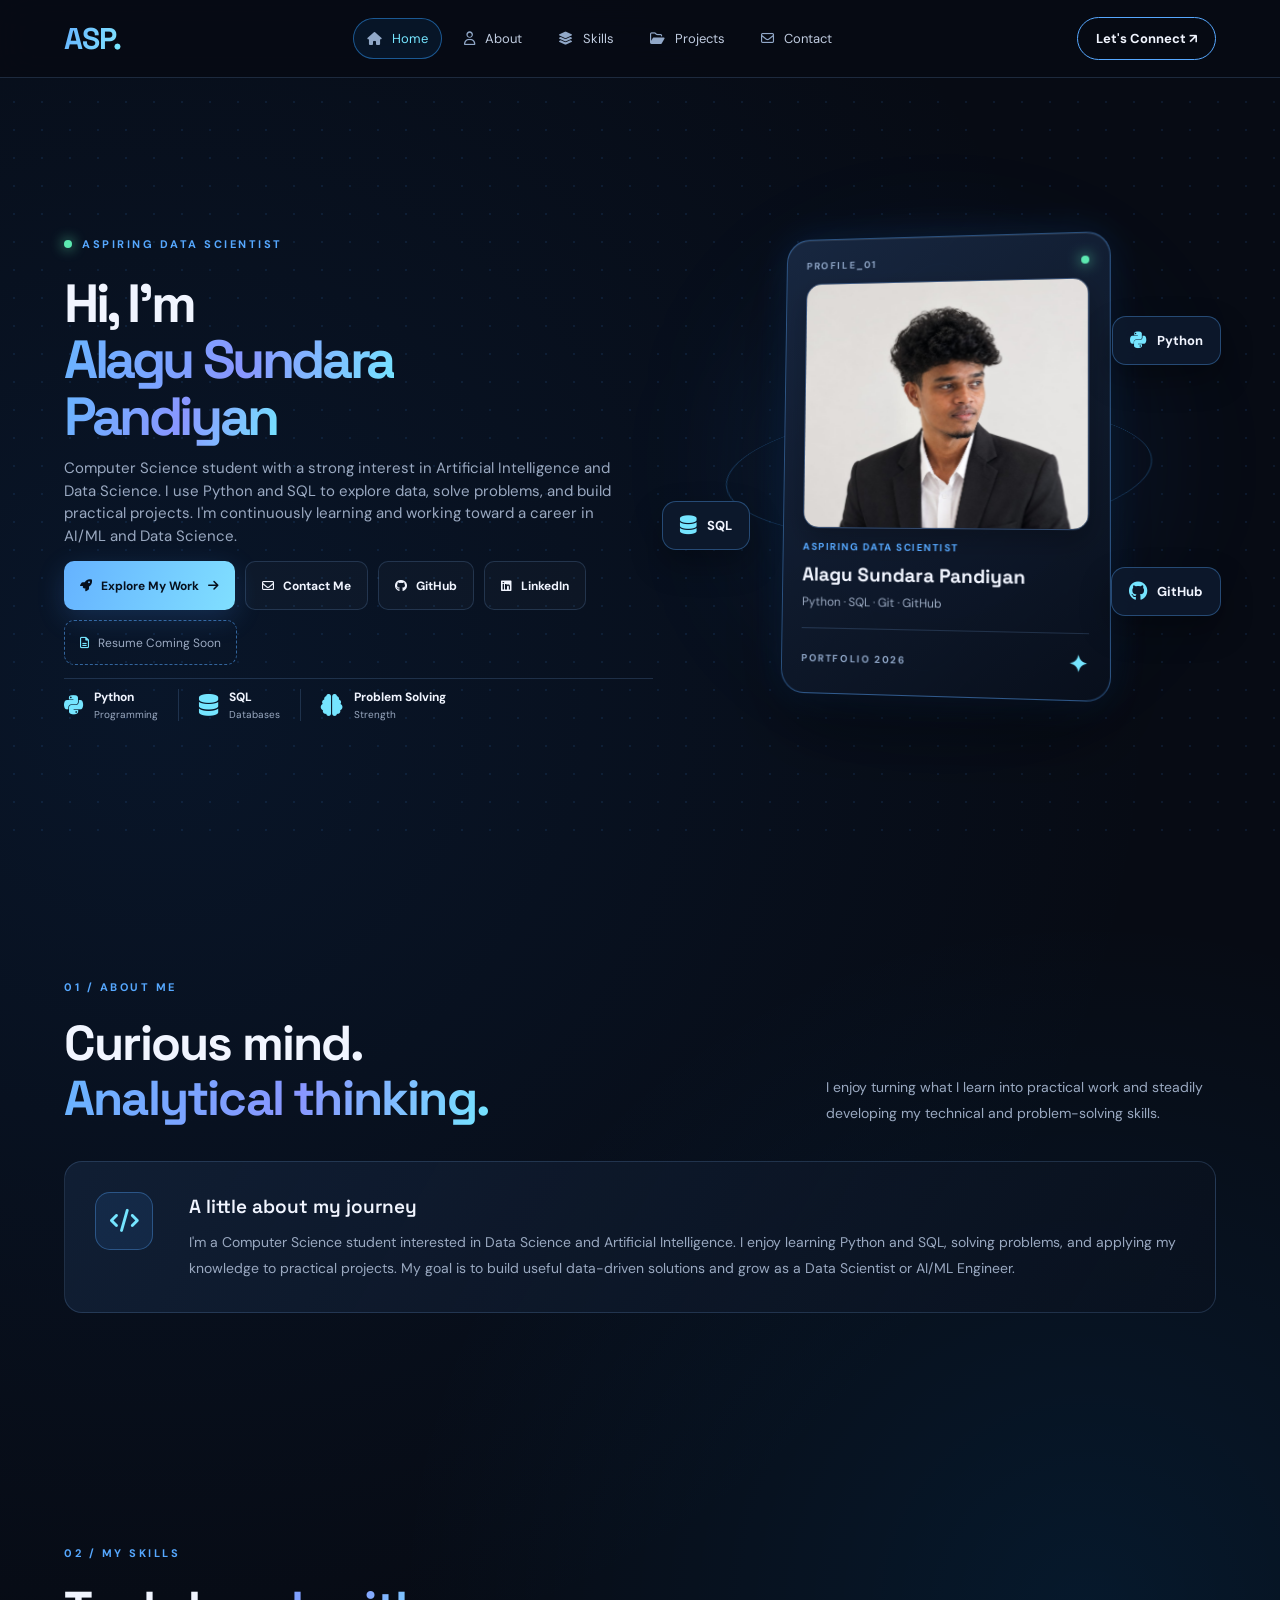
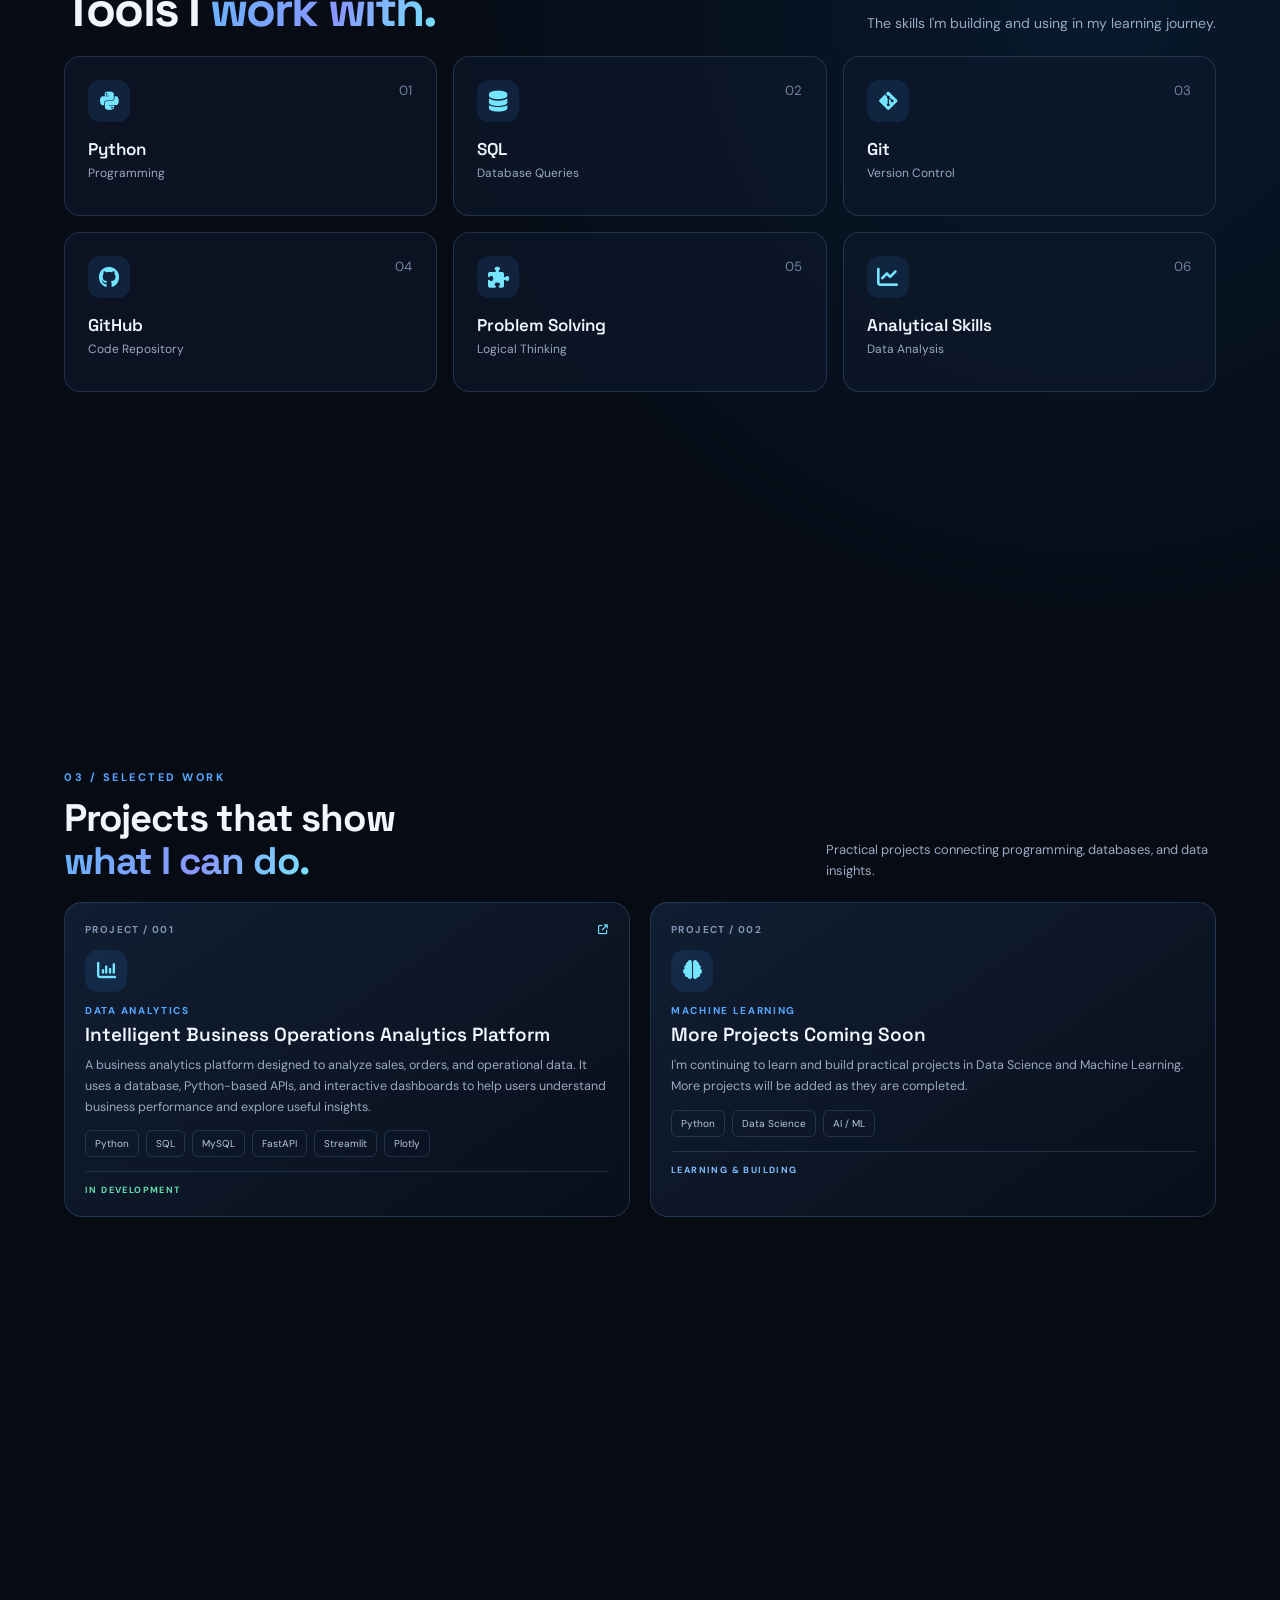
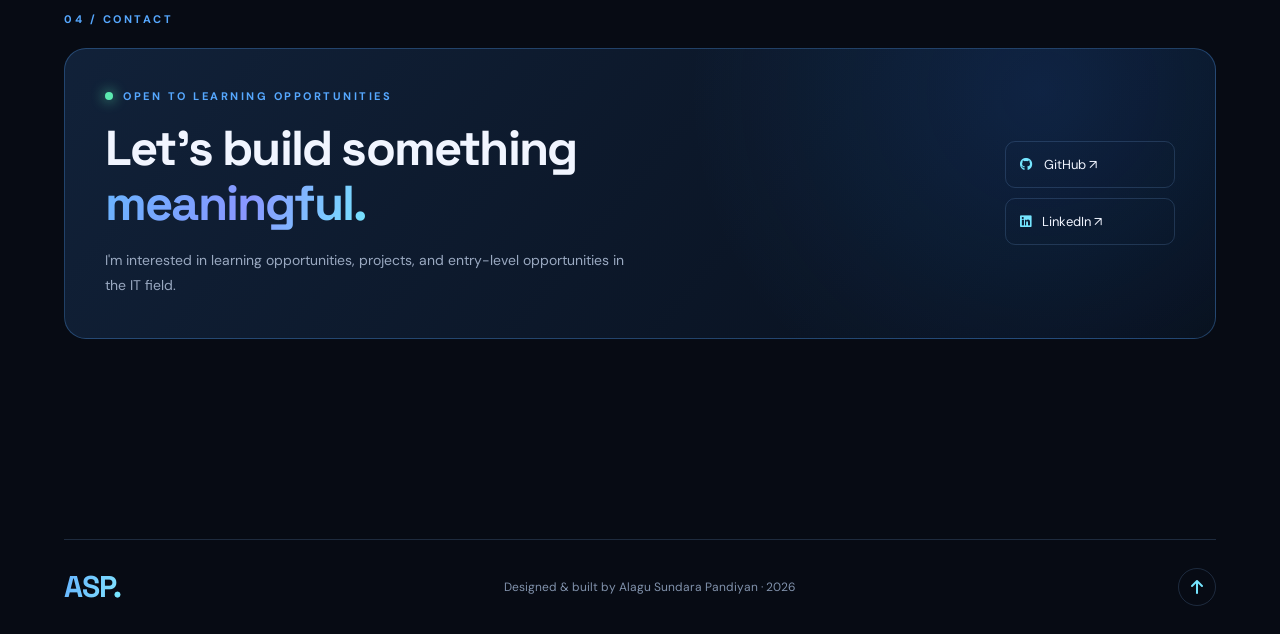
<file: index.html>
<!DOCTYPE html>
<html lang="en">
<head>
<meta charset="UTF-8">
<meta name="viewport" content="width=device-width, initial-scale=1.0">
<meta name="theme-color" content="#070b14">

<!-- ==================== SEO (Google Search) ==================== -->
<title>Alagu Sundara Pandiyan | BSc CS with AI Portfolio</title>
<meta name="description" content="Portfolio of Alagu Sundara Pandiyan, final year BSc CS with AI student. Python, SQL and data analytics projects.">
<meta name="author" content="Alagu Sundara Pandiyan">
<meta name="robots" content="index, follow">
<link rel="canonical" href="https://sundarm7506-gif.github.io/">

<!-- WhatsApp / LinkedIn share preview -->
<meta property="og:type" content="website">
<meta property="og:title" content="Alagu Sundara Pandiyan | Portfolio">
<meta property="og:description" content="BSc CS with AI student. Python, SQL and data analytics projects.">
<meta property="og:url" content="https://sundarm7506-gif.github.io/">
<meta property="og:image" content="https://sundarm7506-gif.github.io/img/profile.jpg">

<!-- Google ku "idhu oru person" nu purinja -->
<script type="application/ld+json">
{
  "@context": "https://schema.org",
  "@type": "Person",
  "name": "Alagu Sundara Pandiyan",
  "url": "https://sundarm7506-gif.github.io/",
  "jobTitle": "BSc Computer Science with AI Student",
  "sameAs": [
    "https://github.com/sundarm7506-gif",
    "https://linkedin.com/in/alagu-sundara-pandiyan-m-822261369/"
  ]
}
</script>

<!-- Step 7: Google Search Console verification tag inga paste pannunga -->

<link rel="preconnect" href="https://fonts.googleapis.com">
<link href="https://fonts.googleapis.com/css2?family=DM+Sans:wght@400;500;600;700&family=Space+Grotesk:wght@400;500;600;700&display=swap" rel="stylesheet">
<link rel="stylesheet" href="https://cdnjs.cloudflare.com/ajax/libs/font-awesome/6.5.2/css/all.min.css">
<link rel="stylesheet" href="style.css">
</head>
<body>
<!-- ==================== NAVIGATION BAR ==================== -->
<header class="navbar">
  <a class="logo" href="#home">ASP<span>.</span></a>
  <button class="menu-toggle" id="menuToggle" aria-label="Toggle navigation"><i class="fa-solid fa-bars"></i></button>
  <nav class="nav-links" id="navLinks">
    <a class="active" href="#home"><i class="fa-solid fa-house"></i> Home</a>
    <a href="#about"><i class="fa-regular fa-user"></i> About</a>
    <a href="#skills"><i class="fa-solid fa-layer-group"></i> Skills</a>
    <a href="#projects"><i class="fa-regular fa-folder-open"></i> Projects</a>
    <a href="#contact"><i class="fa-regular fa-envelope"></i> Contact</a>
  </nav>
  <a class="nav-cta" href="#contact">Let's Connect ↗</a>
</header>
<main>
<!-- ==================== HOME / HERO SECTION ==================== -->
<section class="hero section-wrap" id="home">
  <div class="hero-copy">
    <p class="eyebrow"><span class="status-dot"></span> ASPIRING DATA SCIENTIST</p>
    <h1>Hi, I'm<br><span class="gradient-text">Alagu Sundara</span><br><span class="gradient-text">Pandiyan</span></h1>
    <p class="hero-description">Computer Science student with a strong interest in Artificial Intelligence and Data Science. I use Python and SQL to explore data, solve problems, and build practical projects. I'm continuously learning and working toward a career in AI/ML and Data Science.</p>
    <div class="hero-actions">
      <a class="btn btn-primary" href="#projects"><i class="fa-solid fa-rocket"></i> Explore My Work <i class="fa-solid fa-arrow-right"></i></a>
      <a class="btn btn-outline" href="#contact"><i class="fa-regular fa-envelope"></i> Contact Me</a>
      <a class="btn btn-outline" href="https://github.com/sundarm7506-gif" target="_blank" rel="noopener noreferrer"><i class="fa-brands fa-github"></i> GitHub</a>
      <a class="btn btn-outline" href="https://linkedin.com/in/alagu-sundara-pandiyan-m-822261369/" target="_blank" rel="noopener noreferrer"><i class="fa-brands fa-linkedin"></i> LinkedIn</a>
      <span class="resume-pill"><i class="fa-regular fa-file-lines"></i> Resume Coming Soon</span>
    </div>
    <div class="hero-stats">
      <div><i class="fa-brands fa-python"></i><span><b>Python</b><small>Programming</small></span></div>
      <div><i class="fa-solid fa-database"></i><span><b>SQL</b><small>Databases</small></span></div>
      <div><i class="fa-solid fa-brain"></i><span><b>Problem Solving</b><small>Strength</small></span></div>
    </div>
  </div>
  <div class="hero-visual" id="heroVisual">
    <div class="orbit orbit-one"></div><div class="orbit orbit-two"></div>
    <article class="profile-card" id="profileCard">
      <div class="card-top"><span>PROFILE_01</span><span class="live-dot"></span></div>
      <div class="profile-image"><img src="img/profile.jpg" alt="Alagu Sundara Pandiyan" class="profile-photo"></div>
      <div class="profile-info"><p class="profile-role">ASPIRING DATA SCIENTIST</p><h2>Alagu Sundara Pandiyan</h2><p>Python · SQL · Git · GitHub</p></div>
      <div class="card-bottom"><span>PORTFOLIO 2026</span><span class="sparkle">✦</span></div>
    </article>
    <div class="floating-chip chip-python"><i class="fa-brands fa-python"></i> Python</div>
    <div class="floating-chip chip-sql"><i class="fa-solid fa-database"></i> SQL</div>
    <div class="floating-chip chip-github"><i class="fa-brands fa-github"></i> GitHub</div>
  </div>
  <a class="scroll-cue" href="#about"><span></span> SCROLL TO EXPLORE</a>
</section>

<!-- ==================== ABOUT SECTION ==================== -->
<section class="content-section section-wrap" id="about">
  <p class="section-label">01 / ABOUT ME</p>
  <div class="heading-row"><h2>Curious mind.<br><span class="gradient-text">Analytical thinking.</span></h2><p>I enjoy turning what I learn into practical work and steadily developing my technical and problem-solving skills.</p></div>
  <div class="about-panel"><div class="about-icon"><i class="fa-solid fa-code"></i></div><div><h3>A little about my journey</h3><p>I'm a Computer Science student interested in Data Science and Artificial Intelligence. I enjoy learning Python and SQL, solving problems, and applying my knowledge to practical projects. My goal is to build useful data-driven solutions and grow as a Data Scientist or AI/ML Engineer.</p></div></div>
</section>

<!-- ==================== SKILLS SECTION ==================== -->
<section class="content-section section-wrap" id="skills">
  <p class="section-label">02 / MY SKILLS</p>
  <div class="heading-row"><h2>Tools I <span class="gradient-text">work with.</span></h2><p>The skills I'm building and using in my learning journey.</p></div>
  <div class="skills-grid">
    <article class="skill-card"><i class="fa-brands fa-python"></i><small>01</small><h3>Python</h3><p>Programming</p></article>
    <article class="skill-card"><i class="fa-solid fa-database"></i><small>02</small><h3>SQL</h3><p>Database Queries</p></article>
    <article class="skill-card"><i class="fa-brands fa-git-alt"></i><small>03</small><h3>Git</h3><p>Version Control</p></article>
    <article class="skill-card"><i class="fa-brands fa-github"></i><small>04</small><h3>GitHub</h3><p>Code Repository</p></article>
    <article class="skill-card"><i class="fa-solid fa-puzzle-piece"></i><small>05</small><h3>Problem Solving</h3><p>Logical Thinking</p></article>
    <article class="skill-card"><i class="fa-solid fa-chart-line"></i><small>06</small><h3>Analytical Skills</h3><p>Data Analysis</p></article>
  </div>
</section>

<!-- ==================== PROJECTS SECTION ==================== -->
<section class="content-section section-wrap" id="projects">
  <p class="section-label">03 / SELECTED WORK</p>
  <div class="heading-row"><h2>Projects that show<br><span class="gradient-text">what I can do.</span></h2><p>Practical projects connecting programming, databases, and data insights.</p></div>
  <div class="projects-grid">
    <article class="project-card"><div class="project-top"><span>PROJECT / 001</span><i class="fa-solid fa-arrow-up-right-from-square"></i></div><div class="project-icon"><i class="fa-solid fa-chart-column"></i></div><p class="project-category">DATA ANALYTICS</p><h3>Intelligent Business Operations Analytics Platform</h3><p class="project-description">A business analytics platform designed to analyze sales, orders, and operational data. It uses a database, Python-based APIs, and interactive dashboards to help users understand business performance and explore useful insights.</p><div class="project-tech"><span>Python</span><span>SQL</span><span>MySQL</span><span>FastAPI</span><span>Streamlit</span><span>Plotly</span></div><div class="project-footer">IN DEVELOPMENT</div></article>
    <article class="project-card"><div class="project-top"><span>PROJECT / 002</span><i class="fa-solid fa-sparkles"></i></div><div class="project-icon"><i class="fa-solid fa-brain"></i></div><p class="project-category">MACHINE LEARNING</p><h3>More Projects Coming Soon</h3><p class="project-description">I'm continuing to learn and build practical projects in Data Science and Machine Learning. More projects will be added as they are completed.</p><div class="project-tech"><span>Python</span><span>Data Science</span><span>AI / ML</span></div><div class="project-footer learning">LEARNING & BUILDING</div></article>
  </div>
</section>

<!-- ==================== CONTACT SECTION ==================== -->
<section class="contact-section section-wrap" id="contact">
  <p class="section-label">04 / CONTACT</p>
  <div class="contact-panel"><div><p class="eyebrow"><span class="status-dot"></span> OPEN TO LEARNING OPPORTUNITIES</p><h2>Let's build something<br><span class="gradient-text">meaningful.</span></h2><p>I'm interested in learning opportunities, projects, and entry-level opportunities in the IT field.</p></div><div class="contact-links"><a href="https://github.com/sundarm7506-gif" target="_blank" rel="noopener noreferrer"><i class="fa-brands fa-github"></i> GitHub ↗</a><a href="https://linkedin.com/in/alagu-sundara-pandiyan-m-822261369/" target="_blank" rel="noopener noreferrer"><i class="fa-brands fa-linkedin"></i> LinkedIn ↗</a></div></div>
</section>
</main>
<!-- ==================== FOOTER ==================== -->
<footer class="footer section-wrap"><a class="logo" href="#home">ASP<span>.</span></a><p>Designed & built by Alagu Sundara Pandiyan · 2026</p><a class="top-link" href="#home" aria-label="Back to top"><i class="fa-solid fa-arrow-up"></i></a></footer>
<script src="script.js"></script>
</body>
</html>
</file>
<file: style.css>
* {
    box-sizing: border-box;
    margin: 0;
    padding: 0;
}

/* ==================== 1. GLOBAL SETTINGS ==================== */
:root {
    --bg: #070b14;
    --text: #f1f5ff;
    --muted: #9aa9c1;
    --blue: #56a8ff;
    --cyan: #75e5ff;
    --border: rgba(120,169,230,.2);
    --max: 1180px;
}

/* ==================== 2. PAGE DEFAULTS ==================== */
html {
    scroll-behavior: smooth;
    scroll-padding-top: 90px;
}

body {
    min-height: 100vh;
    overflow-x: hidden;
    background:
        radial-gradient(circle at 12% 18%, rgba(20,87,170,.14), transparent 30%),
        radial-gradient(circle at 85% 42%, rgba(0,147,255,.1), transparent 28%),
        var(--bg);
    color: var(--text);
    font-family: 'DM Sans', sans-serif;
}

a {
    color: inherit;
    text-decoration: none;
}

/* ==================== 3. NAVIGATION BAR ==================== */
.navbar {
    position: sticky;
    top: 0;
    z-index: 20;
    min-height: 78px;
    padding: 0 max(5%, calc((100% - var(--max))/2));
    display: flex;
    align-items: center;
    justify-content: space-between;
    gap: 20px;
    background: rgba(7,11,20,.88);
    border-bottom: 1px solid var(--border);
    backdrop-filter: blur(18px);
}

.logo {
    font: 700 30px 'Space Grotesk';
    letter-spacing: -1px;
    background: linear-gradient(110deg,#65b2ff,#82e7ff);
    color: transparent;
    background-clip: text;
}

.logo span {
    color: var(--cyan);
}

.nav-links {
    display: flex;
    gap: 8px;
}

.nav-links a {
    padding: 11px 13px;
    border: 1px solid transparent;
    border-radius: 30px;
    color: #c0cce0;
    font-size: 13px;
    transition: .25s;
}

.nav-links a i {
    margin-right: 7px;
    color: #91a8c8;
}

.nav-links a:hover,
.nav-links a.active {
    color: var(--cyan);
    border-color: rgba(48,157,255,.5);
    background: rgba(26,117,215,.1);
}

.nav-cta {
    padding: 12px 18px;
    border: 1px solid var(--blue);
    border-radius: 30px;
    font-size: 13px;
    font-weight: 700;
}

.menu-toggle {
    display: none;
    background: none;
    color: white;
    border: 1px solid var(--border);
    padding: 10px;
    border-radius: 8px;
}

/* ==================== 4. COMMON PAGE WIDTH ==================== */
.section-wrap {
    width: min(var(--max),90%);
    margin: auto;
}

/* ==================== 5. HOME / HERO SECTION ==================== */
.hero {
    position: relative;
    min-height: 730px;
    padding: 75px 0 90px;
    display: grid;
    grid-template-columns: 1.04fr .96fr;
    align-items: center;
    gap: 35px;
}

.hero:before {
    content: '';
    position: absolute;
    inset: 20px -5vw 40px;
    pointer-events: none;
    opacity: .2;
    background-image: radial-gradient(rgba(71,155,255,.5) .8px,transparent .8px);
    background-size: 28px 28px;
}

/* Home page text and heading */
.hero-copy {
    position: relative;
    z-index: 2;
    animation: enter .8s ease both;
}

.eyebrow,
.section-label {
    color: var(--blue);
    font-size: 11px;
    font-weight: 700;
    letter-spacing: 2.5px;
}

.eyebrow {
    display: flex;
    align-items: center;
    gap: 10px;
    margin-bottom: 25px;
}

.status-dot,
.live-dot {
    width: 8px;
    height: 8px;
    border-radius: 50%;
    background: #5ce9b0;
    box-shadow: 0 0 13px #5ce9b0;
}

.hero h1 {
    font: 700 clamp(46px,5.2vw,72px)/1.04 'Space Grotesk';
    letter-spacing: -3.4px;
}

.gradient-text {
    background: linear-gradient(110deg,#69b5ff,#8996ff 55%,#75e5ff);
    color: transparent;
    background-clip: text;
    -webkit-background-clip: text;
}

.hero-description {
    max-width: 560px;
    margin-top: 25px;
    color: var(--muted);
    font-size: 15px;
    line-height: 1.9;
}

/* Home page buttons */
.hero-actions {
    display: flex;
    flex-wrap: wrap;
    align-items: center;
    gap: 12px;
    margin-top: 30px;
}

.btn {
    min-height: 49px;
    display: inline-flex;
    align-items: center;
    justify-content: center;
    gap: 9px;
    padding: 0 16px;
    border: 1px solid var(--border);
    border-radius: 10px;
    font-size: 12px;
    font-weight: 700;
    background: rgba(255,255,255,.025);
    transition: .25s;
}

.btn:hover {
    transform: translateY(-4px);
    border-color: var(--blue);
    background: rgba(56,151,255,.1);
}

.btn-primary {
    color: #06101d;
    border: 0;
    background: linear-gradient(110deg,#65b2ff,#80dfff);
    box-shadow: 0 8px 28px rgba(69,151,255,.2);
}

.resume-pill {
    min-height: 45px;
    display: inline-flex;
    align-items: center;
    gap: 9px;
    padding: 0 15px;
    border: 1px dashed rgba(86,168,255,.55);
    border-radius: 10px;
    color: var(--muted);
    font-size: 12px;
}

.resume-pill i {
    color: var(--cyan);
}

/* Home page skill highlights */
.hero-stats {
    display: flex;
    flex-wrap: wrap;
    margin-top: 38px;
    padding-top: 20px;
    border-top: 1px solid var(--border);
}

.hero-stats > div {
    display: flex;
    align-items: center;
    gap: 11px;
    padding: 0 20px;
    border-right: 1px solid var(--border);
}

.hero-stats > div:first-child {
    padding-left: 0;
}

.hero-stats > div:last-child {
    border: 0;
}

.hero-stats i {
    color: var(--cyan);
    font-size: 22px;
}

.hero-stats b,
.hero-stats small {
    display: block;
}

.hero-stats b {
    font-size: 12px;
}

.hero-stats small {
    margin-top: 3px;
    color: var(--muted);
    font-size: 10px;
}

/* ==================== 6. 3D PROFILE CARD ==================== */
.hero-visual {
    position: relative;
    min-height: 530px;
    display: flex;
    align-items: center;
    justify-content: center;
    perspective: 1100px;
    isolation: isolate;
}

.hero-visual:before {
    content: '';
    position: absolute;
    width: 310px;
    height: 310px;
    border-radius: 50%;
    background: rgba(35,126,255,.2);
    filter: blur(80px);
    z-index: -1;
}

.orbit {
    position: absolute;
    width: 430px;
    height: 300px;
    border: 1px solid rgba(64,164,255,.28);
    border-radius: 50%;
    transform: rotateX(65deg) rotateZ(-15deg);
}

.orbit-two {
    width: 340px;
    height: 410px;
    border-color: rgba(89,214,255,.16);
    transform: rotateY(63deg) rotateZ(18deg);
}

/* Profile card and profile photo */
.profile-card {
    position: relative;
    z-index: 2;
    width: min(350px,76%);
    padding: 19px;
    border: 1px solid rgba(86,168,255,.42);
    border-radius: 24px;
    background: linear-gradient(145deg,rgba(23,39,65,.97),rgba(7,14,27,.98));
    box-shadow:
        0 30px 80px rgba(0,0,0,.45),
        0 0 38px rgba(40,132,255,.15),
        inset 0 1px rgba(255,255,255,.09);
    transform: rotateY(-8deg) rotateX(3deg);
    transform-style: preserve-3d;
    transition: transform .18s,box-shadow .3s;
    animation: float 5s ease-in-out infinite;
}

.card-top,
.card-bottom {
    display: flex;
    justify-content: space-between;
    align-items: center;
    color: #8ca3c4;
    font-size: 10px;
    font-weight: 700;
    letter-spacing: 1.6px;
}

.profile-image {
    height: 275px;
    margin: 17px 0;
    overflow: hidden;
    border: 1px solid rgba(131,184,255,.35);
    border-radius: 16px;
    box-shadow: 0 12px 28px rgba(0,0,0,.25);
}

.profile-photo {
    width: 100%;
    height: 100%;
    display: block;
    object-fit: cover;
    object-position: center 28%;
    transition: transform .6s;
}

.profile-card:hover .profile-photo {
    transform: scale(1.055);
}

.profile-role {
    color: var(--blue);
    font-size: 10px;
    font-weight: 700;
    letter-spacing: 1.5px;
}

.profile-info h2 {
    margin: 9px 0 7px;
    font: 700 19px 'Space Grotesk';
}

.profile-info p:last-child {
    color: var(--muted);
    font-size: 12px;
}

.card-bottom {
    margin-top: 24px;
    padding-top: 17px;
    border-top: 1px solid var(--border);
}

.sparkle {
    color: var(--cyan);
    font-size: 22px;
}

/* Floating technology badges */
.floating-chip {
    position: absolute;
    z-index: 4;
    display: flex;
    align-items: center;
    gap: 10px;
    padding: 14px 17px;
    border: 1px solid rgba(86,168,255,.35);
    border-radius: 14px;
    background: rgba(13,25,45,.93);
    box-shadow: 0 14px 32px rgba(0,0,0,.3);
    backdrop-filter: blur(12px);
    font-size: 13px;
    font-weight: 700;
    animation: chipfloat 4.5s ease-in-out infinite;
}

.floating-chip i {
    color: var(--cyan);
    font-size: 19px;
}

.chip-python {
    top: 18%;
    right: -1%;
}

.chip-sql {
    left: -2%;
    top: 58%;
    animation-delay: .6s;
}

.chip-github {
    right: -1%;
    bottom: 17%;
    animation-delay: 1s;
}

.scroll-cue {
    position: absolute;
    bottom: 18px;
    left: 50%;
    transform: translateX(-50%);
    color: #8da2c1;
    font-size: 9px;
    letter-spacing: 2px;
    white-space: nowrap;
}

.scroll-cue span {
    display: inline-block;
    width: 12px;
    height: 19px;
    margin-right: 8px;
    border: 1px solid var(--cyan);
    border-radius: 9px;
    vertical-align: middle;
}

/* ==================== 7. ABOUT AND SKILLS ==================== */
.content-section {
    padding-top: 100px;
    padding-bottom: 35px;
}

.section-label {
    margin-bottom: 22px;
}

.heading-row {
    display: flex;
    justify-content: space-between;
    align-items: end;
    gap: 35px;
    margin-bottom: 35px;
}

.heading-row h2,
.contact-panel h2 {
    font: 700 clamp(34px,4vw,49px)/1.12 'Space Grotesk';
    letter-spacing: -1.8px;
}

.heading-row > p {
    max-width: 390px;
    color: var(--muted);
    font-size: 14px;
    line-height: 1.8;
}

/* About section information panel */
.about-panel {
    display: grid;
    grid-template-columns: 70px 1fr;
    gap: 24px;
    padding: 30px;
    border: 1px solid var(--border);
    border-radius: 18px;
    background: linear-gradient(120deg,rgba(19,34,57,.8),rgba(10,17,30,.65));
}

.about-icon {
    width: 58px;
    height: 58px;
    display: grid;
    place-items: center;
    border: 1px solid rgba(86,168,255,.35);
    border-radius: 15px;
    color: var(--cyan);
    background: rgba(48,135,230,.12);
    font-size: 23px;
}

.about-panel h3 {
    margin: 2px 0 10px;
    font: 600 19px 'Space Grotesk';
}

.about-panel p {
    color: var(--muted);
    font-size: 14px;
    line-height: 1.9;
}

/* Skills cards */
.skills-grid {
    display: grid;
    grid-template-columns: repeat(3,1fr);
    gap: 16px;
}

.skill-card {
    position: relative;
    min-height: 160px;
    padding: 23px;
    border: 1px solid var(--border);
    border-radius: 16px;
    background: rgba(15,26,44,.65);
    transition: .25s;
}

.skill-card:hover,
.project-card:hover {
    transform: translateY(-6px);
    border-color: rgba(86,168,255,.55);
}

.skill-card > i {
    width: 42px;
    height: 42px;
    display: grid;
    place-items: center;
    margin-bottom: 16px;
    border-radius: 12px;
    color: var(--cyan);
    background: rgba(48,135,230,.13);
    font-size: 21px;
}

.skill-card small {
    position: absolute;
    top: 25px;
    right: 24px;
    color: #6f83a1;
}

.skill-card h3 {
    font: 600 17px 'Space Grotesk';
}

.skill-card p {
    margin-top: 5px;
    color: var(--muted);
    font-size: 12px;
}

/* ==================== 8. PROJECTS SECTION ==================== */
.projects-grid {
    display: grid;
    grid-template-columns: repeat(2,1fr);
    gap: 18px;
}

.project-card {
    min-height: 360px;
    padding: 25px;
    border: 1px solid var(--border);
    border-radius: 18px;
    background: linear-gradient(145deg,rgba(19,34,57,.82),rgba(9,16,29,.82));
    transition: .25s;
}

.project-top,
.project-footer {
    display: flex;
    justify-content: space-between;
    align-items: center;
}

.project-top {
    color: #8196b6;
    font-size: 10px;
    font-weight: 700;
    letter-spacing: 1.4px;
}

.project-top i {
    color: var(--cyan);
}

.project-icon {
    width: 48px;
    height: 48px;
    display: grid;
    place-items: center;
    margin: 24px 0 18px;
    border-radius: 13px;
    color: var(--cyan);
    background: rgba(44,131,224,.14);
    font-size: 22px;
}

.project-category {
    color: var(--blue);
    font-size: 10px;
    font-weight: 700;
    letter-spacing: 1.7px;
}

.project-card h3 {
    margin: 9px 0 12px;
    font: 600 21px/1.3 'Space Grotesk';
}

.project-description {
    color: var(--muted);
    font-size: 13px;
    line-height: 1.8;
}

.project-tech {
    display: flex;
    flex-wrap: wrap;
    gap: 7px;
    margin-top: 19px;
}

.project-tech span {
    padding: 6px 9px;
    border: 1px solid var(--border);
    border-radius: 6px;
    color: #b7c8e0;
    font-size: 10px;
}

.project-footer {
    margin-top: 22px;
    padding-top: 15px;
    border-top: 1px solid var(--border);
    color: #64dfb0;
    font-size: 9px;
    font-weight: 700;
    letter-spacing: 1.4px;
}

.project-footer.learning {
    color: #82bfff;
}

/* ==================== 9. CONTACT SECTION ==================== */
.contact-section {
    padding-top: 100px;
    padding-bottom: 85px;
}

.contact-panel {
    display: flex;
    justify-content: space-between;
    align-items: center;
    gap: 35px;
    padding: 40px;
    border: 1px solid rgba(86,168,255,.3);
    border-radius: 22px;
    background:
        radial-gradient(circle at 85% 15%,rgba(41,132,255,.15),transparent 35%),
        linear-gradient(130deg,rgba(19,36,61,.9),rgba(8,15,28,.9));
}

.contact-panel .eyebrow {
    margin-bottom: 18px;
}

.contact-panel > div:first-child > p:last-child {
    max-width: 520px;
    margin-top: 17px;
    color: var(--muted);
    font-size: 14px;
    line-height: 1.8;
}

.contact-links {
    min-width: 170px;
    display: grid;
    gap: 10px;
}

.contact-links a {
    padding: 14px;
    border: 1px solid var(--border);
    border-radius: 10px;
    font-size: 13px;
}

.contact-links a i {
    margin-right: 8px;
    color: var(--cyan);
}

/* ==================== 10. FOOTER ==================== */
.footer {
    min-height: 95px;
    display: flex;
    align-items: center;
    justify-content: space-between;
    gap: 20px;
    border-top: 1px solid var(--border);
}

.footer p {
    color: #8192ac;
    font-size: 12px;
}

.top-link {
    width: 38px;
    height: 38px;
    display: grid;
    place-items: center;
    border: 1px solid var(--border);
    border-radius: 50%;
    color: var(--cyan);
}

/* ==================== 11. ANIMATIONS ==================== */
@keyframes enter {
    from {
        opacity: 0;
        transform: translateX(-22px);
    }
    to {
        opacity: 1;
        transform: translateX(0);
    }
}

@keyframes float {
    0%,100% {
        translate: 0 0;
    }
    50% {
        translate: 0 -9px;
    }
}

@keyframes chipfloat {
    0%,100% {
        translate: 0 0;
    }
    50% {
        translate: 0 -10px;
    }
}

/* ==================== 12. RESPONSIVE DESIGN ==================== */

/* Tablet and small laptop screens */
@media (max-width: 1000px) {
    .hero {
        gap: 20px;
    }

    .nav-links a {
        padding: 10px 7px;
        font-size: 12px;
    }

    .hero h1 {
        font-size: clamp(42px,5vw,60px);
    }
}

/* Mobile and tablet screens */
@media (max-width: 760px) {
    .navbar {
        min-height: 70px;
    }

    .menu-toggle {
        display: block;
        margin-left: auto;
    }

    .nav-cta {
        display: none;
    }

    .nav-links {
        display: none;
        position: absolute;
        top: 69px;
        left: 0;
        right: 0;
        padding: 14px 5%;
        flex-direction: column;
        background: rgba(7,11,20,.98);
        border-bottom: 1px solid var(--border);
    }

    .nav-links.open {
        display: flex;
    }

    .nav-links a {
        padding: 13px;
    }

    .hero {
        min-height: auto;
        padding: 60px 0 85px;
        grid-template-columns: 1fr;
        gap: 20px;
    }

    .hero h1 {
        font-size: clamp(43px,11vw,65px);
    }

    .hero-visual {
        min-height: 490px;
    }

    .heading-row {
        align-items: flex-start;
        flex-direction: column;
        gap: 14px;
    }

    .skills-grid {
        grid-template-columns: repeat(2,1fr);
    }

    .contact-panel {
        align-items: flex-start;
        flex-direction: column;
        padding: 28px;
    }
}

/* Small mobile screens */
@media (max-width: 480px) {
    .hero-actions {
        gap: 8px;
    }

    .btn {
        min-height: 44px;
        padding: 0 11px;
        font-size: 11px;
    }

    .hero-visual {
        min-height: 420px;
    }

    .profile-card {
        width: 82%;
        padding: 14px;
    }

    .profile-image {
        height: 220px;
    }

    .profile-info h2 {
        font-size: 16px;
    }

    .floating-chip {
        padding: 9px 10px;
        font-size: 11px;
    }

    .floating-chip i {
        font-size: 15px;
    }

    .orbit {
        width: 300px;
        height: 240px;
    }

    .skills-grid,
    .projects-grid {
        grid-template-columns: 1fr;
    }

    .about-panel {
        grid-template-columns: 1fr;
        padding: 22px;
    }

    .content-section,
    .contact-section {
        padding-top: 75px;
    }

    .footer {
        flex-wrap: wrap;
        justify-content: center;
        padding: 22px 0;
    }

    .footer p {
        width: 100%;
        text-align: center;
        order: 3;
    }
}

/* ==================== 13. ACCESSIBILITY ==================== */
@media (prefers-reduced-motion: reduce) {
    *,
    *::before,
    *::after {
        scroll-behavior: auto !important;
        animation-duration: .01ms !important;
        animation-iteration-count: 1 !important;
        transition-duration: .01ms !important;
    }
}
/* ==================== HOME SCREEN FINAL ADJUSTMENT ==================== */

@media (min-width: 761px) {
    .hero {
        min-height: calc(100vh - 78px);
        padding: 25px 0 25px;
        gap: 20px;
    }

    .hero h1 {
        font-size: clamp(40px, 4.2vw, 56px);
        line-height: 1.05;
    }

    .hero-description {
        margin-top: 14px;
        line-height: 1.55;
    }

    .hero-actions {
        margin-top: 17px;
        gap: 10px;
    }

    .hero-stats {
        margin-top: 17px;
        padding-top: 12px;
    }

    .hero-visual {
        min-height: 400px;
    }

    .profile-card {
        width: min(330px, 76%);
        padding: 16px;
    }

    .profile-image {
        height: 210px;
        margin: 12px 0;
    }

    .card-bottom {
        margin-top: 16px;
        padding-top: 12px;
    }

    .scroll-cue {
        display: none;
    }
}

/* ==================== HOME POSITION & PROFILE PHOTO FIX ==================== */

@media (min-width: 761px) {

    /* Move Home content slightly upward */
    .hero-copy {
        transform: translateY(-25px);
    }

    .hero-visual {
        transform: translateY(-15px);
    }

    /* Reduce spacing to show skills fully */
    .hero-description {
        margin-top: 12px;
        line-height: 1.5;
    }

    .hero-actions {
        margin-top: 14px;
    }

    .hero-stats {
        margin-top: 13px;
        padding-top: 10px;
    }

    /* Increase profile photo height */
    .profile-image {
        height: 250px;
    }

    .profile-card {
        padding: 20px;
    }

    .card-bottom {
        margin-top: 18px;
        padding-top: 15px;
    }
}
/* Move the entire Home section upward */

@media (min-width: 761px) {
    .hero {
        transform: translateY(-10px);
    }
}
/* ABOUT SECTION POSITION FIX */

#about {
    scroll-margin-top: -15px;
}

#about.content-section {
    transform: translateY(-20px);
}

/* ==============================
   SKILLS SECTION CENTER POSITION
================================= */

#skills {
    min-height: calc(100vh - 78px);
    display: flex;
    flex-direction: column;
    justify-content: center;
    padding-top: 20px;
    padding-bottom: 40px;
}

#skills .heading-row {
    margin-bottom: 20px;
}
/* ===================================
   PROJECTS SECTION - CLEAN LAYOUT
=================================== */

#projects {
    min-height: calc(100vh - 78px);
    display: flex;
    flex-direction: column;
    justify-content: center;
    padding: 20px 0 40px;
    scroll-margin-top: -12px;
}

#projects .section-wrap {
    width: min(1180px, 90%);
    margin: 0 auto;
}

/* Projects heading alignment */
#projects .heading-row {
    display: flex;
    flex-direction: row;
    justify-content: space-between;
    align-items: flex-end;
    gap: 35px;
    margin-bottom: 35px;
}

#projects .heading-row h2 {
    max-width: 600px;
    font-size: clamp(36px, 4vw, 49px);
}

#projects .heading-row > p {
    max-width: 390px;
    flex-shrink: 0;
}

/* Two equal project cards */
#projects .projects-grid {
    display: grid;
    grid-template-columns: repeat(2, minmax(0, 1fr));
    gap: 24px;
    width: 100%;
}

#projects .project-card {
    width: 100%;
    min-height: 360px;
    padding: 25px;
}

/* Responsive layout */
@media (max-width: 760px) {
    #projects {
        min-height: auto;
        padding: 65px 0 45px;
    }

    #projects .heading-row {
        flex-direction: column;
        align-items: flex-start;
        gap: 15px;
    }

    #projects .projects-grid {
        grid-template-columns: 1fr;
    }
}
/* ===== PROJECTS FIT-TO-SCREEN FIX ===== */

#projects {
    padding: 10px 0 25px;
}

#projects .section-label {
    margin-bottom: 12px;
}

/* Heading chinnadhu + oru line la */
#projects .heading-row {
    margin-bottom: 20px;
}

#projects .heading-row h2 {
    max-width: none;
    font-size: clamp(28px, 3vw, 40px);
    letter-spacing: -1.2px;
}

#projects .heading-row > p {
    font-size: 13px;
    line-height: 1.6;
}

/* Cards konjam compact */
#projects .projects-grid {
    gap: 20px;
}

#projects .project-card {
    min-height: 0;
    padding: 20px;
}

#projects .project-icon {
    width: 42px;
    height: 42px;
    margin: 14px 0 12px;
    font-size: 19px;
}

#projects .project-card h3 {
    margin: 6px 0 8px;
    font-size: 19px;
}

#projects .project-description {
    font-size: 12.5px;
    line-height: 1.65;
}

#projects .project-tech {
    margin-top: 13px;
}

#projects .project-footer {
    margin-top: 14px;
    padding-top: 12px;
}
/* ===== CONTACT SECTION CENTER FIX ===== */

#contact {
    min-height: calc(100vh - 78px - 95px); /* navbar + footer kazhichu */
    display: flex;
    flex-direction: column;
    justify-content: center;
    padding: 20px 0;
    scroll-margin-top: -12px;
}

#contact .section-wrap {
    width: min(1180px, 90%);
    margin: 0 auto;
}

@media (max-width: 760px) {
    #contact {
        min-height: auto;
        padding: 60px 0 40px;
    }
}
</file>
